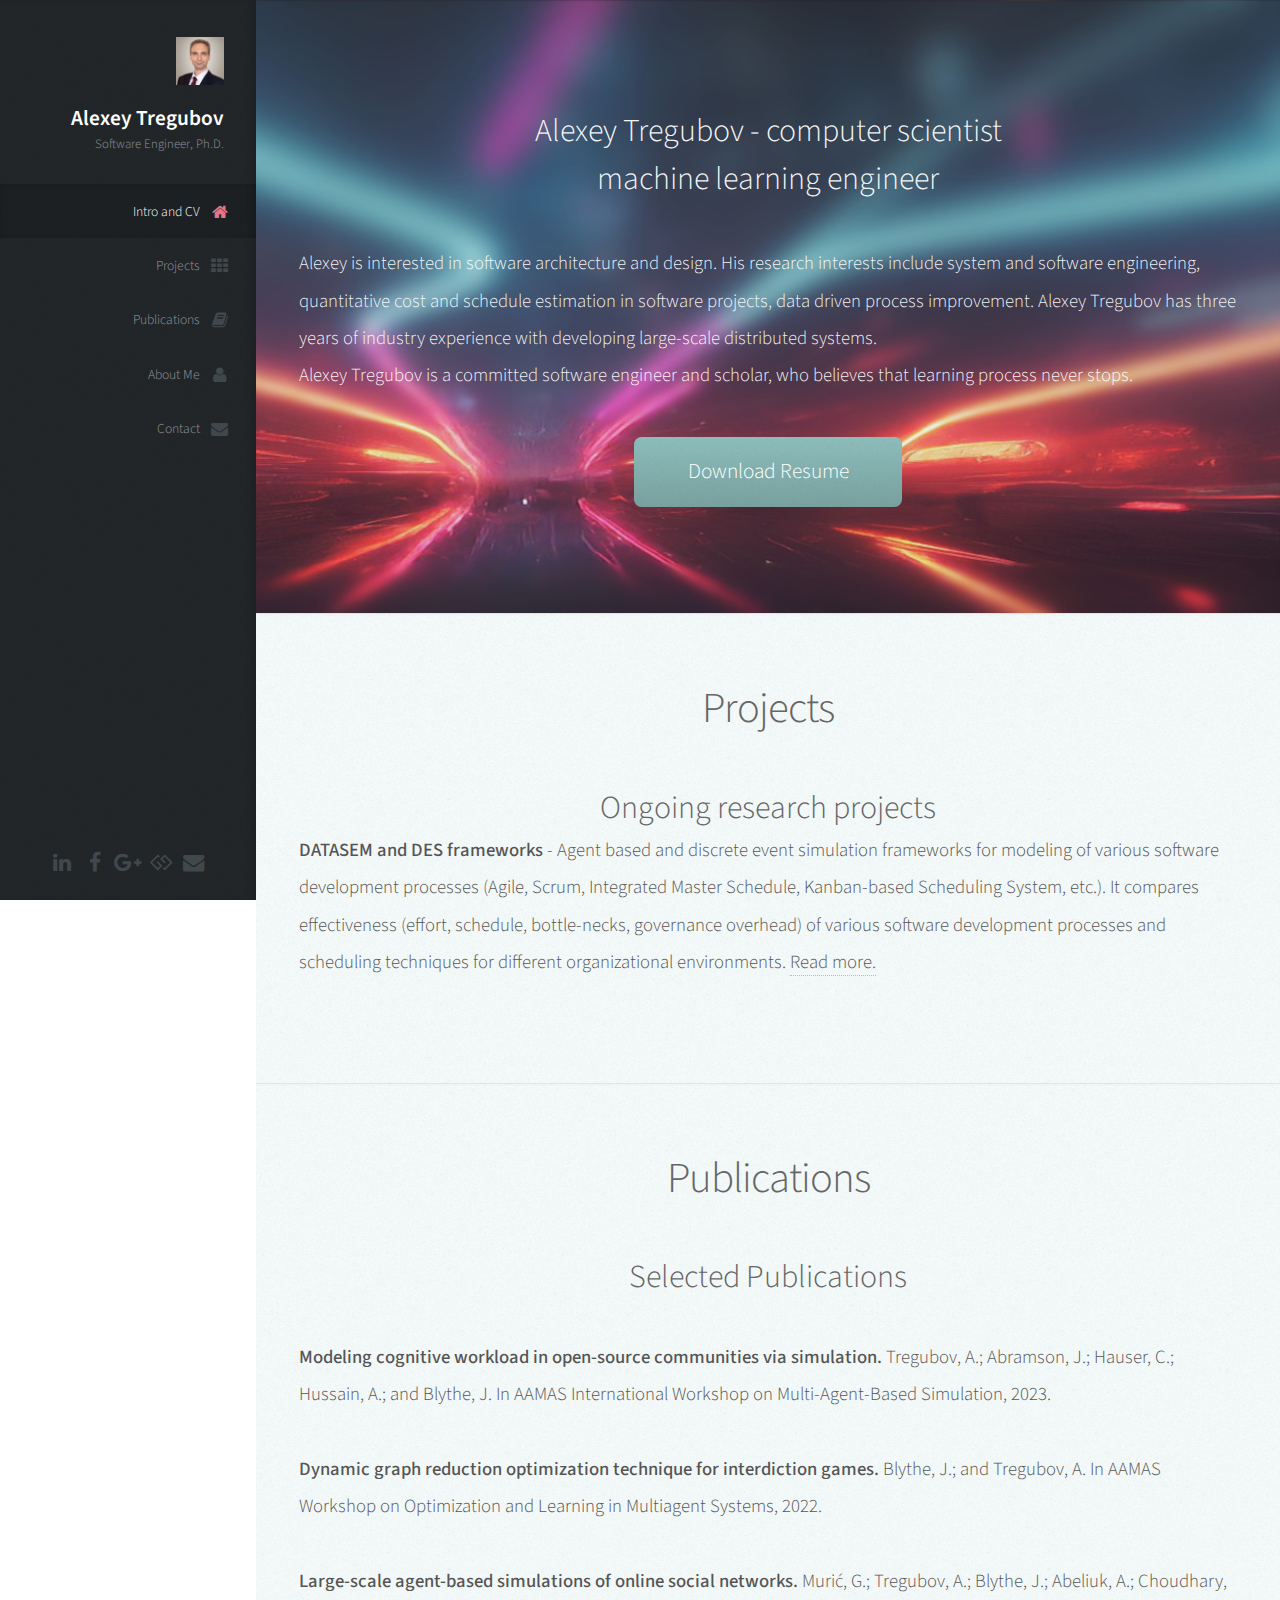
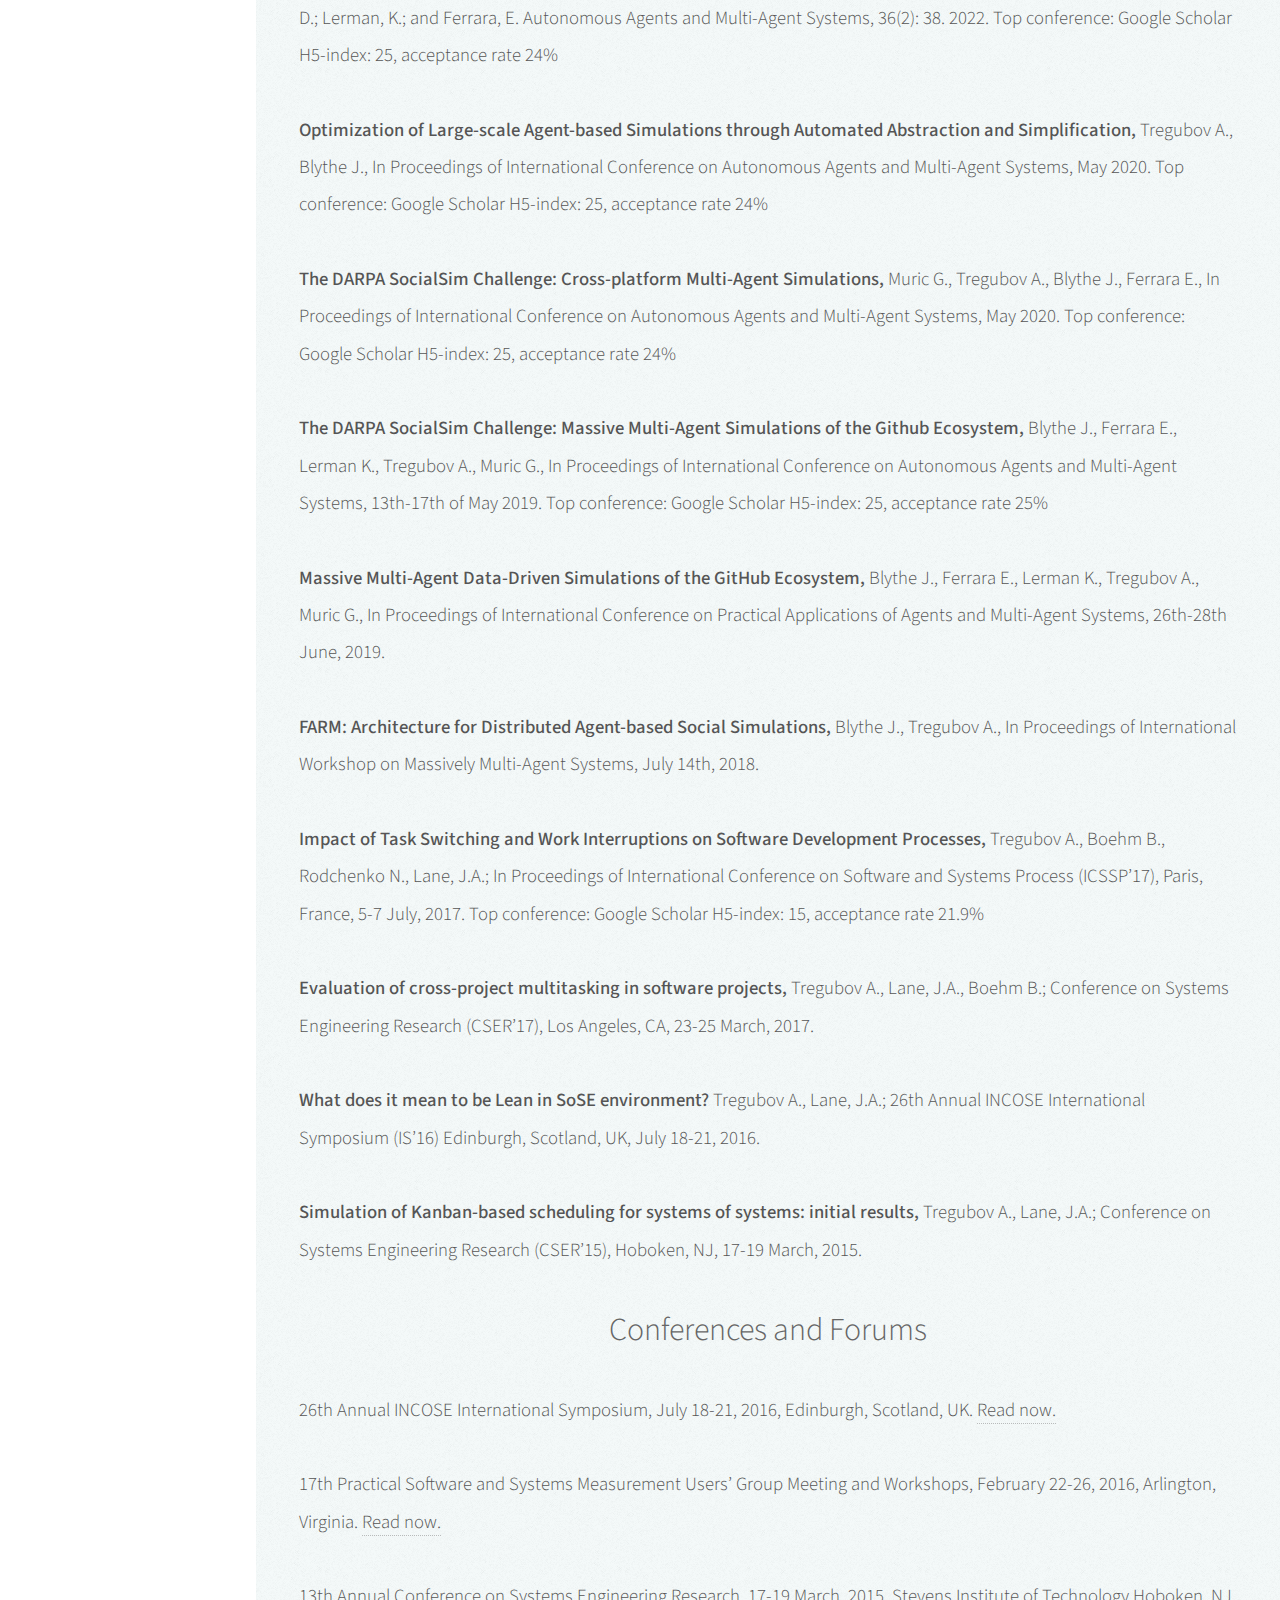
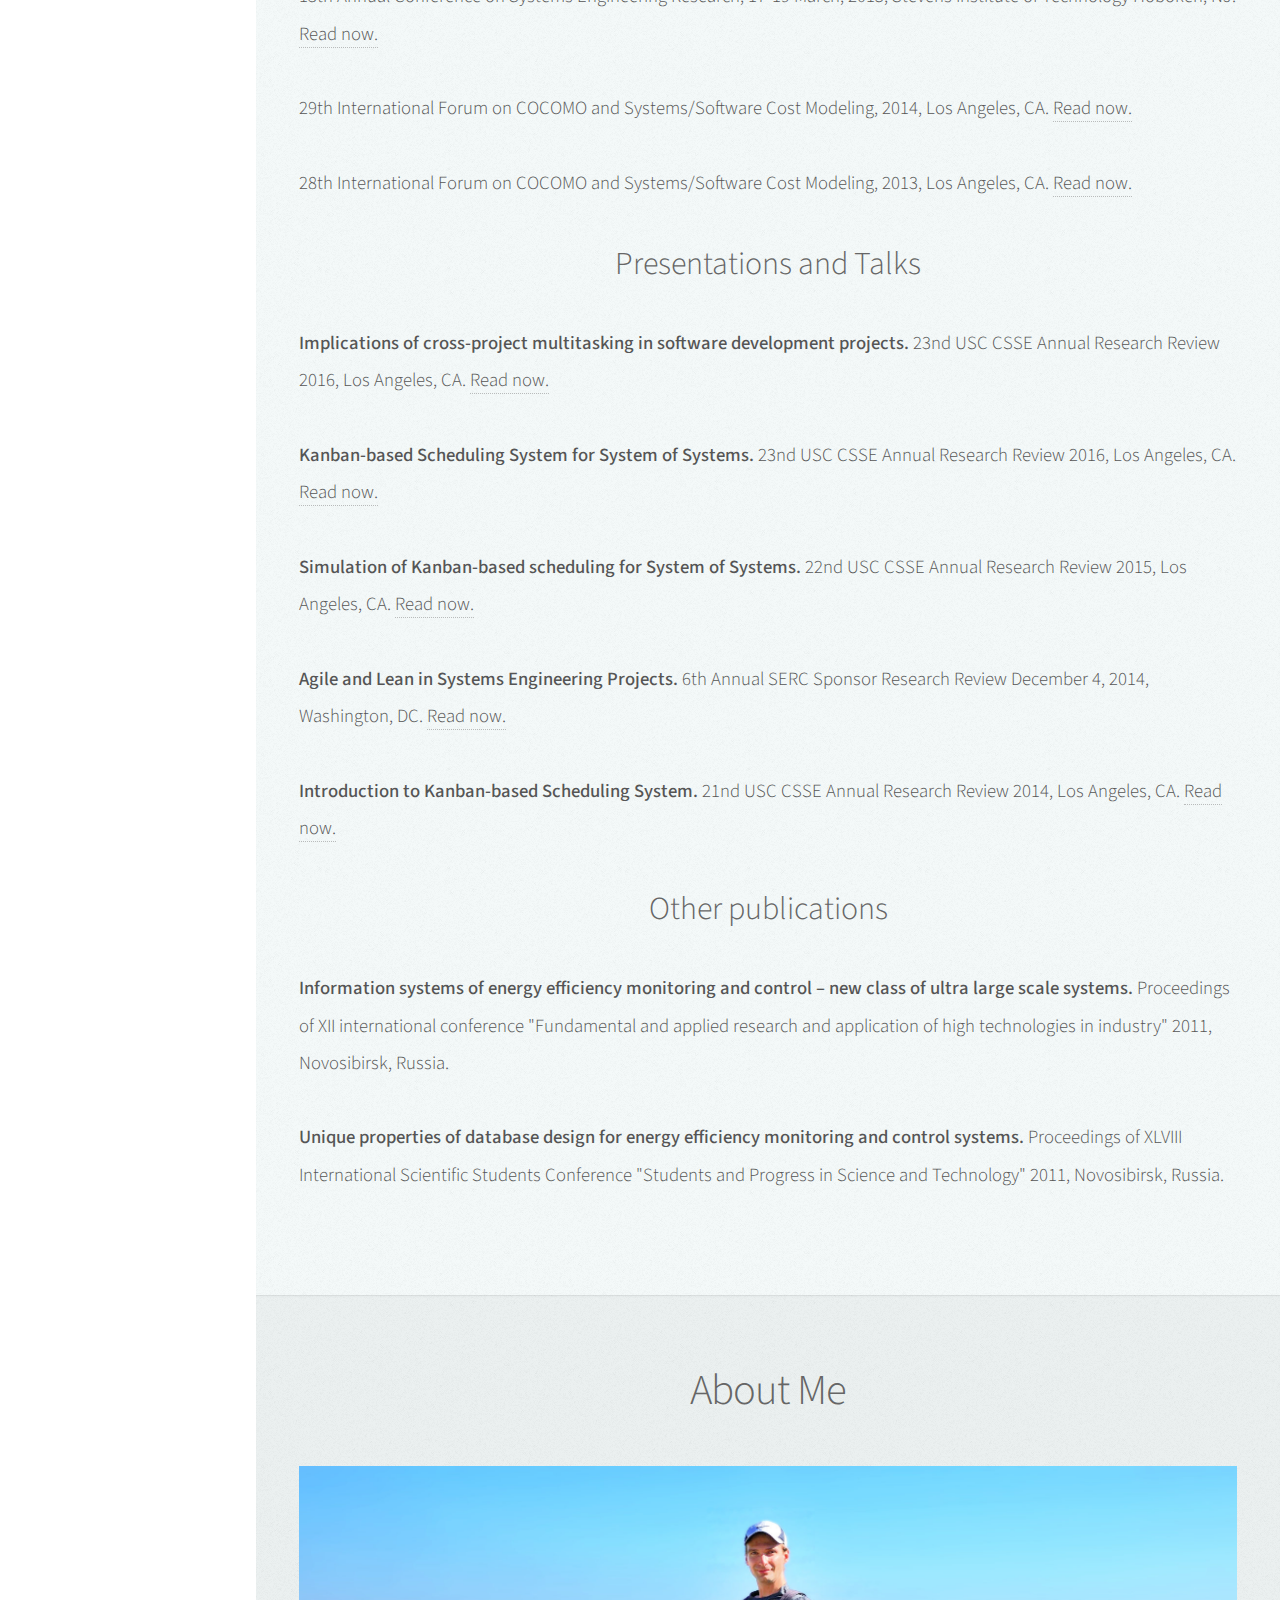
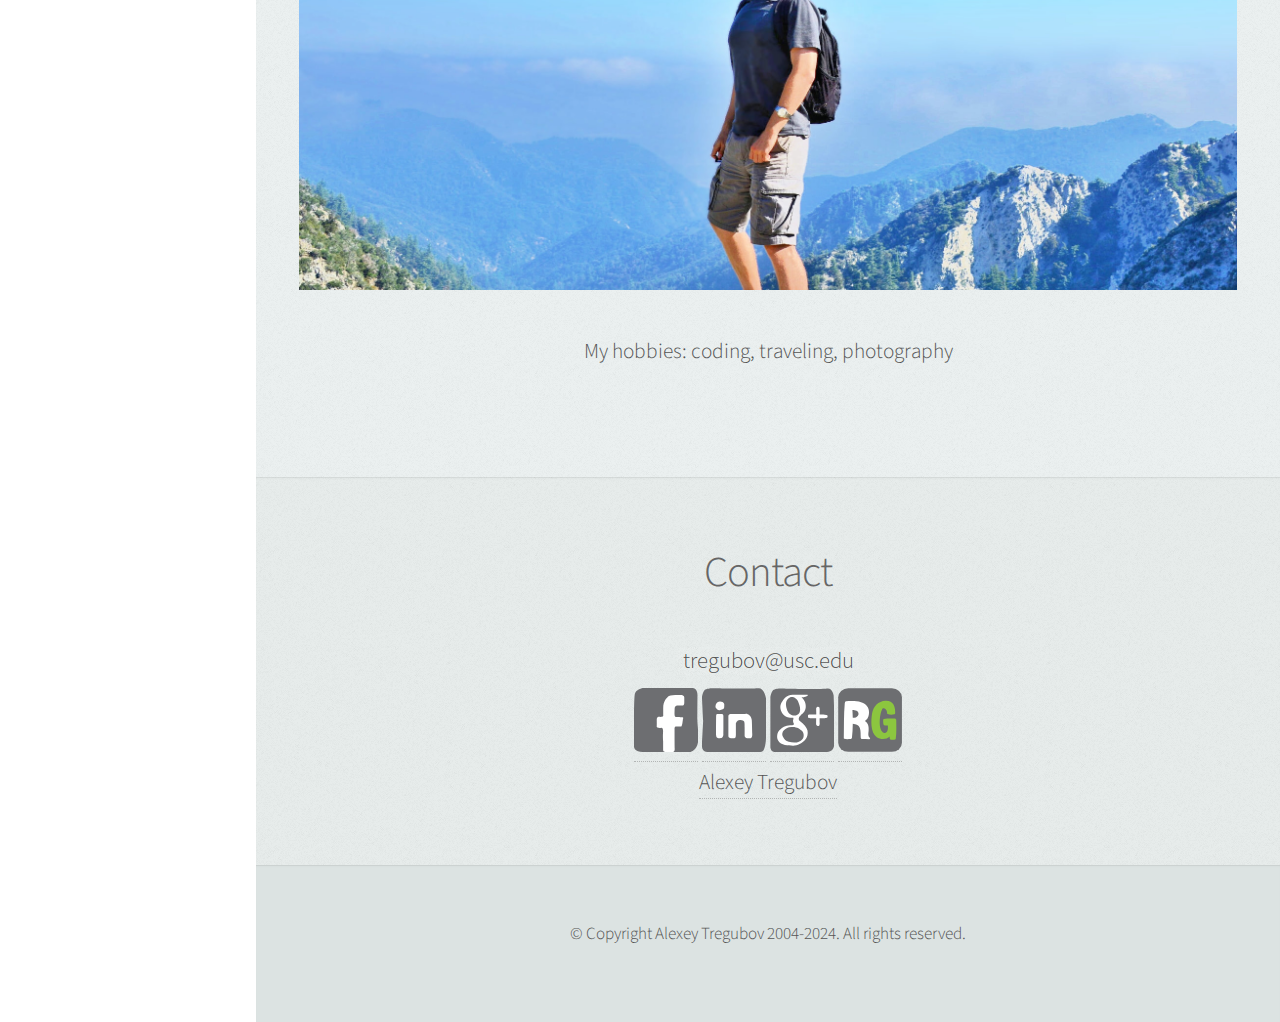
<file: index.html>
<!DOCTYPE HTML>

<html lang="en">
	<head>
		<meta name="keywords" content="Alexey Tregubov computer science data research publications projects">
		<meta name="description" content="Alexey Tregubov computer scientist and machine learning engineer. Projects, publications, research of Alexey Tregubov. Alexey Tregubov contacts.">
		<meta http-equiv="Content-Type" content="text/html; charset=UTF-8">

		<title>Alexey Tregubov</title>
		<meta name="viewport" content="width=device-width, initial-scale=1" />
		<!--[if lte IE 8]><script src="assets/js/ie/html5shiv.js"></script><![endif]-->
		<link rel="stylesheet" href="assets/css/main.css" />
		<!--[if lte IE 8]><link rel="stylesheet" href="assets/css/ie8.css" /><![endif]-->
		<!--[if lte IE 9]><link rel="stylesheet" href="assets/css/ie9.css" /><![endif]-->
	</head>
	<body>

		<!-- Header -->
			<div id="header">

				<div class="top">

					<!-- Logo -->
						<div id="logo">
							<span class="image avatar48"><img src="about_files/alexey.jpg" alt="alexey tregubov" /></span>
							<h1 id="title">Alexey Tregubov </h1>
							<p>Software Engineer, Ph.D.</p>
						</div>

					<!-- Nav -->
						<nav id="nav">
							<ul>
								<li><a href="#intro" id="intro-link" class="skel-layers-ignoreHref"><span class="icon fa-home">Intro and CV</span></a></li>
								<li><a href="#projects" id="projects-link" class="skel-layers-ignoreHref"><span class="icon fa-th">Projects</span></a></li>
								<li><a href="#publications" id="publications-link" class="skel-layers-ignoreHref"><span class="icon fa-book">Publications</span></a></li>
								<li><a href="#about" id="about-link" class="skel-layers-ignoreHref"><span class="icon fa-user">About Me</span></a></li>
								<li><a href="#contact" id="contact-link" class="skel-layers-ignoreHref"><span class="icon fa-envelope">Contact</span></a></li>
							</ul>
						</nav>

				</div>

				<div class="bottom">

					<!-- Social Icons -->
						<ul class="icons">
							<li><a href="https://www.linkedin.com/in/atregubov" class="icon fa-linkedin" target="_blank"><span class="label">Linkedin</span></a></li>
							<li><a href="https://www.facebook.com/alexey.tregubov" class="icon fa-facebook" target="_blank"><span class="label">Facebook</span></a></li>
							<li><a href="https://scholar.google.com/citations?user=cCTwbZgAAAAJ&hl=en" class="icon fa-google-plus" target="_blank"><span class="label">Google plus</span></a></li>
							<li><a href="https://www.researchgate.net/profile/Alexey_Tregubov" class="icon fa-gg" target="_blank"><span class="label">Reserach Gate</span></a></li>
							<li><a href="#contact" class="icon fa-envelope"><span class="label">Email</span></a></li>
						</ul>

				</div>

			</div>
		<!-- Main -->
			<div id="main">
				<!-- Intro -->
					<section id="intro" class="one dark cover">
						<div class="container">
							<header>
								<h3>Alexey Tregubov - computer scientist<br/> machine learning engineer</h3>
							</header>
							

							<p class="leftTextBlock">
							Alexey is interested in software architecture and design. His research interests include system and software engineering, quantitative cost and schedule estimation in software projects, data driven process improvement. Alexey Tregubov has three years of industry experience with developing large-scale distributed systems.
							<br/>
							Alexey Tregubov is a committed software engineer and scholar, who believes that learning process never stops.

							</p>
							<footer>
								<a href="about_files/alexey_tregubov_cv.pdf" class="button scrolly">Download Resume</a>
							</footer>
						</div>
					</section>
				
				<!-- Projects -->
					<section id="projects" class="two">
						<div class="container">

							<header>
								<h2>Projects</h2>
							</header>
							<h3>Ongoing research projects</h3>
							<p class="leftTextBlock"><b>DATASEM and DES frameworks</b> - Agent based and discrete event simulation frameworks for modeling of various software development processes (Agile, Scrum, Integrated Master Schedule, Kanban-based Scheduling System, etc.). It compares
effectiveness (effort, schedule, bottle-necks, governance overhead) of various software development processes and scheduling techniques for different organizational environments. <a href="http://www.eng.auburn.edu/sites/personal/aesmith/files/Conference%20Paper%20Norway%20June%202016.pdf">Read more.</a></p>

<!--							<h3>Past projects</h3>
							<p class="leftTextBlock"><b>Systems for city’s energy efficiency monitoring and control.</b> </p>
							<p class="leftTextBlock"><b>System for operative monitoring of technological infrastructure for oil and gas fields.</b> </p>
-->
						</div>
					</section>

				<!-- Publications -->
					<section id="publications" class="two">
						<div class="container">
							<header>
								<h2>Publications</h2>
							</header>
<h3>Selected Publications</h3>

<p class="leftTextBlock">
<br/>
<b>Modeling cognitive workload in open-source communities via simulation.</b> Tregubov, A.; Abramson, J.; Hauser, C.; Hussain, A.; and Blythe, J. In AAMAS International Workshop on Multi-Agent-Based Simulation, 2023.
<br/>
<br/>
<b>Dynamic graph reduction optimization technique for interdiction games.</b> Blythe, J.; and Tregubov, A. In AAMAS Workshop on Optimization and Learning in Multiagent Systems, 2022.
<br/>
<br/>
<b>Large-scale agent-based simulations of online social networks.</b> Murić, G.; Tregubov, A.; Blythe, J.; Abeliuk, A.; Choudhary, D.; Lerman, K.; and Ferrara, E. Autonomous Agents and Multi-Agent Systems, 36(2): 38. 2022. Top conference: Google Scholar H5-index: 25, acceptance rate 24%
<br/>
<br/>
<b>Optimization of Large-scale Agent-based Simulations through Automated Abstraction and Simplification,</b> Tregubov A., Blythe J., In Proceedings of International Conference on Autonomous Agents and Multi-Agent Systems, May 2020. Top conference: Google Scholar H5-index: 25, acceptance rate 24%
<br/>
<br/>
<b>The DARPA SocialSim Challenge: Cross-platform Multi-Agent Simulations,</b> Muric G., Tregubov A., Blythe J., Ferrara E., In Proceedings of International Conference on Autonomous Agents and Multi-Agent Systems, May 2020. Top conference: Google Scholar H5-index: 25, acceptance rate 24% 
<br/>
<br/>
<b>The DARPA SocialSim Challenge: Massive Multi-Agent Simulations of the Github Ecosystem,</b> Blythe J., Ferrara E., Lerman K., Tregubov A.,  Muric G., In Proceedings of International Conference on Autonomous Agents and Multi-Agent Systems, 13th-17th of May 2019. Top conference: Google Scholar H5-index: 25, acceptance rate 25%
<br/>
<br/>
<b>Massive Multi-Agent Data-Driven Simulations of the GitHub Ecosystem,</b> Blythe J., Ferrara E., Lerman K., Tregubov A.,  Muric G.,  In Proceedings of International Conference on Practical Applications of Agents and Multi-Agent Systems, 26th-28th June, 2019.
<br/>
<br/>
<b>FARM: Architecture for Distributed Agent-based Social Simulations,</b> Blythe J., Tregubov A., In Proceedings of International Workshop on Massively Multi-Agent Systems, July 14th, 2018.
<br/>
<br/>
<b>Impact of Task Switching and Work Interruptions on Software Development Processes,</b> Tregubov A., Boehm B., Rodchenko N., Lane, J.A.; In Proceedings of International Conference on Software and Systems Process (ICSSP’17), Paris, France, 5-7 July, 2017. Top conference: Google Scholar H5-index: 15, acceptance rate 21.9%
<br/>
<br/>
<b>Evaluation of cross-project multitasking in software projects,</b> Tregubov A., Lane, J.A., Boehm B.; Conference on Systems Engineering Research (CSER’17), Los Angeles, CA, 23-25 March, 2017.
<br/>
<br/>
<b>What does it mean to be Lean in SoSE environment?</b> Tregubov A., Lane, J.A.; 26th Annual INCOSE International Symposium (IS’16) Edinburgh, Scotland, UK, July 18-21, 2016.
<br/>
<br/>
<b>Simulation of Kanban-based scheduling for systems of systems: initial results,</b> Tregubov A., Lane, J.A.; Conference on Systems Engineering Research (CSER’15), Hoboken, NJ,  17-19 March, 2015.
<br/>
</p>

		<h3>Conferences and Forums</h3>
<p class="leftTextBlock">
<br/>
		26th Annual INCOSE International Symposium, July 18-21, 2016, Edinburgh, Scotland, UK. <a href="https://www.researchgate.net/publication/308088406_What_does_it_mean_to_be_Lean_in_SoSE_environment">Read now.</a> 
<br/>
<br/>
		17th Practical Software and Systems Measurement Users’ Group Meeting and Workshops, February 22-26, 2016, Arlington, Virginia. <a href="http://www.psmsc.com/UG2016/Presentations/p06-Tregubov_PSMUG_presentation_v4.pdf">Read now.</a> 
<br/>


<br/>
		13th Annual Conference on Systems Engineering Research, 17-19 March, 2015, Stevens Institute of Technology Hoboken, NJ. <a href="http://www.sciencedirect.com/science/article/pii/S1877050915002409">Read now.</a> 
<br/>
<br/>
29th International Forum on COCOMO and Systems/Software Cost Modeling, 2014, Los Angeles, CA. <a href="http://csse.usc.edu/new/wp-content/uploads/2013/08/Tregubov_Alexey_Modeling-Kanban-scheduling-in-System-of-Systems-5.pptx">Read now.</a>
<br/>
<br/>
		28th International Forum on COCOMO and Systems/Software Cost Modeling, 2013, Los Angeles, CA. <a href="http://csse.usc.edu/new/wp-content/uploads/2014/10/Tregubov_Alexey_Modeling-Kanban-scheduling-in-System-of-Systems_COCOMO_2014.pdf">Read now.</a>
<br/>
</p>

		<h3>Presentations and Talks</h3>
<p class="leftTextBlock">
<br/>
<b>Implications of cross-project multitasking in software development projects.</b> 23nd USC CSSE Annual Research Review 2016, Los Angeles, CA. <a href="http://csse.usc.edu/new/wp-content/uploads/2016/03/Tregubov_Alexey_Multitasking_v1.0.pdf">Read now.</a>
<br/>
<br/>
<b>Kanban-based Scheduling System for System of Systems.</b> 23nd USC CSSE Annual Research Review 2016, Los Angeles, CA. <a href="http://csse.usc.edu/new/wp-content/uploads/2016/03/Tregubov_Alexey_Simulation-of-Kanban-based-scheduling_v1.0.pdf">Read now.</a>
<br/>
<br/>
<b>Simulation of Kanban-based scheduling for System of Systems.</b> 22nd USC CSSE Annual Research Review 2015, Los Angeles, CA. <a href="http://csse.usc.edu/new/wp-content/uploads/2015/02/Simulation-of-Kanban-based-scheduling-for-SoS_v1.0.pdf">Read now.</a>
<br/>
<br/>
<b>Agile and Lean in Systems Engineering Projects.</b> 6th Annual SERC Sponsor Research Review December 4, 2014, Washington, DC. <a href="http://www.sercuarc.org/wp-content/uploads/2014/05/13-SERC-SSRR-Agile-Lean-in-Systems-Engineering-Project-2014-12-04-Turner.pdf">Read now.</a>
<br/>
<br/>
<b>Introduction to Kanban-based Scheduling System.</b> 21nd USC CSSE Annual Research Review 2014, Los Angeles, CA. <a href="http://csse.usc.edu/new/wp-content/uploads/2014/04/Kanban-A-Tregubov.pptx">Read now.</a>
<br/>
</p>

		<h3>Other publications</h3>
<p class="leftTextBlock">
<br/>
<b>Information systems of energy efficiency monitoring and control – new class of ultra large scale systems.</b> Proceedings of XII international conference "Fundamental and applied research and application of high technologies in industry" 2011, Novosibirsk, Russia.
<br/>
<br/>
<b>Unique properties of database design for energy efficiency monitoring and control systems.</b> Proceedings of XLVIII International Scientific Students Conference "Students and Progress in Science and Technology" 2011, Novosibirsk, Russia.
<br/>
</p>

						</div>
					</section>

				
				<!-- About Me -->
					<section id="about" class="three">
						<div class="container">

							<header>
								<h2>About Me</h2>
							</header>

							<a href="#" class="image featured"><img src="about_files/Alexey_Tregubov.jpeg" alt="" /></a>

							<p>My hobbies: coding, traveling, photography</p>

						</div>
					</section>

				<!-- Contact -->
					<section id="contact" class="four">
						<div class="container">

							<header>
								<h2>Contact</h2>
							</header>
							<img src="about_files/email.png" alt="Alexey Tregubov's email">
							<div>
								<a href="https://www.facebook.com/alexey.tregubov"  target="_blank"><img src="about_files/facebook_icon.svg" height="64" width="64" alt="Alexey Tregubov on Facebook"></a>
								<a href="https://www.linkedin.com/in/atregubov"  target="_blank"><img src="about_files/linkedin_icon.svg" height="64" width="64" alt="Alexey Tregubov on Linkedin"></a>
								<a href="https://scholar.google.com/citations?user=cCTwbZgAAAAJ&hl=en"  target="_blank"><img src="about_files/google_icon.svg" height="64" width="64" alt="Alexey Tregubov on Google+"></a>
								<a href="https://www.researchgate.net/profile/Alexey_Tregubov"  target="_blank"><img src="about_files/researchgate_icon.svg" height="64" width="64" alt="Alexey Tregubov on Research Gate"></a>
							</div>
<!--<script type="text/javascript" src="https://platform.linkedin.com/badges/js/profile.js" async defer></script> -->
<div class="LI-profile-badge"  data-version="v1" data-size="medium" data-locale="en_US" data-type="vertical" data-theme="light" data-vanity="atregubov"><a class="LI-simple-link" href="https://www.linkedin.com/in/atregubov?trk=profile-badge" target="_blank">Alexey Tregubov</a></div>
						</div>
					</section>

			</div>

		<!-- Footer -->
			<div id="footer">

				<!-- Copyright -->
					<ul class="copyright">
						<li>&copy; Copyright Alexey Tregubov 2004-2024. All rights reserved.</li>
					</ul>

			</div>

		<!-- Scripts -->
			<script src="assets/js/jquery.min.js"></script>
			<script src="assets/js/jquery.scrolly.min.js"></script>
			<script src="assets/js/jquery.scrollzer.min.js"></script>
			<script src="assets/js/skel.min.js"></script>
			<script src="assets/js/util.js"></script>
			<!--[if lte IE 8]><script src="assets/js/ie/respond.min.js"></script><![endif]-->
			<script src="assets/js/main.js"></script>

	</body>
</html>
</file>
<file: assets/css/ie8.css>
/* Section/Article */

	section > .last-child, section.last-child, article > .last-child, article.last-child {
		margin-bottom: 0;
	}

/* Form */

	form input[type="text"],
	form input[type="email"],
	form input[type="password"],
	form select,
	form textarea {
		-ms-behavior: url("assets/js/ie/PIE.htc");
	}

/* Button */

	input[type="button"],
	input[type="submit"],
	input[type="reset"],
	button,
	.button {
		-ms-behavior: url("assets/js/ie/PIE.htc");
	}

/* Header */

	#nav ul li a {
		color: #888;
	}

		#nav ul li a.active {
			background: #1C2022;
		}

	#headerToggle .toggle {
		background-color: #888;
	}

/* Main */

	#main > section.cover {
		background-position: auto;
		-ms-behavior: url("assets/js/ie/backgroundsize.min.htc");
	}
</file>
<file: assets/css/main.css>
@import url("font-awesome.min.css");
@import url("https://fonts.googleapis.com/css?family=Source+Sans+Pro:300,300italic,400,600");


/* Reset */

	html, body, div, span, applet, object, iframe, h1, h2, h3, h4, h5, h6, p, blockquote, pre, a, abbr, acronym, address, big, cite, code, del, dfn, em, img, ins, kbd, q, s, samp, small, strike, strong, sub, sup, tt, var, b, u, i, center, dl, dt, dd, ol, ul, li, fieldset, form, label, legend, table, caption, tbody, tfoot, thead, tr, th, td, article, aside, canvas, details, embed, figure, figcaption, footer, header, hgroup, menu, nav, output, ruby, section, summary, time, mark, audio, video {
		margin: 0;
		padding: 0;
		border: 0;
		font-size: 100%;
		font: inherit;
		vertical-align: baseline;
	}

	article, aside, details, figcaption, figure, footer, header, hgroup, menu, nav, section {
		display: block;
	}

	body {
		line-height: 1;
	}

	ol, ul {
		list-style: none;
	}

	blockquote, q {
		quotes: none;
	}

	blockquote:before, blockquote:after, q:before, q:after {
		content: '';
		content: none;
	}

	table {
		border-collapse: collapse;
		border-spacing: 0;
	}

	body {
		-webkit-text-size-adjust: none;
	}

/* Box Model */

	*, *:before, *:after {
		-moz-box-sizing: border-box;
		-webkit-box-sizing: border-box;
		box-sizing: border-box;
	}

/* Containers */

	.container {
		margin-left: auto;
		margin-right: auto;
	}

	.container.\31 25\25 {
		width: 100%;
		max-width: 1750px;
		min-width: 1400px;
	}

	.container.\37 5\25 {
		width: 1050px;
	}

	.container.\35 0\25 {
		width: 700px;
	}

	.container.\32 5\25 {
		width: 350px;
	}

	.container {
		width: 1400px;
	}

	.leftTextBlock {
		text-align: left;
		font-size: 14pt;
	}

	@media screen and (min-width: 961px) and (max-width: 1880px) {

		.container.\31 25\25 {
			width: 100%;
			max-width: 1500px;
			min-width: 1200px;
		}

		.container.\37 5\25 {
			width: 900px;
		}

		.container.\35 0\25 {
			width: 600px;
		}

		.container.\32 5\25 {
			width: 300px;
		}

		.container {
			width: 1200px;
		}

	}

	@media screen and (min-width: 961px) and (max-width: 1620px) {

		.container.\31 25\25 {
			width: 100%;
			max-width: 1200px;
			min-width: 960px;
		}

		.container.\37 5\25 {
			width: 720px;
		}

		.container.\35 0\25 {
			width: 480px;
		}

		.container.\32 5\25 {
			width: 240px;
		}

		.container {
			width: 960px;
		}

	}

	@media screen and (min-width: 961px) and (max-width: 1320px) {

		.container.\31 25\25 {
			width: 100%;
			max-width: 125%;
			min-width: 100%;
		}

		.container.\37 5\25 {
			width: 75%;
		}

		.container.\35 0\25 {
			width: 50%;
		}

		.container.\32 5\25 {
			width: 25%;
		}

		.container {
			width: 100%;
		}

	}

	@media screen and (max-width: 960px) {

		.container.\31 25\25 {
			width: 100%;
			max-width: 125%;
			min-width: 100%;
		}

		.container.\37 5\25 {
			width: 75%;
		}

		.container.\35 0\25 {
			width: 50%;
		}

		.container.\32 5\25 {
			width: 25%;
		}

		.container {
			width: 100%;
		}

	}

	@media screen and (max-width: 736px) {

		.container.\31 25\25 {
			width: 100%;
			max-width: 125%;
			min-width: 100%;
		}

		.container.\37 5\25 {
			width: 75%;
		}

		.container.\35 0\25 {
			width: 50%;
		}

		.container.\32 5\25 {
			width: 25%;
		}

		.container {
			width: 100% !important;
		}

	}

/* Grid */

	.row {
		border-bottom: solid 1px transparent;
		-moz-box-sizing: border-box;
		-webkit-box-sizing: border-box;
		box-sizing: border-box;
	}

	.row > * {
		float: left;
		-moz-box-sizing: border-box;
		-webkit-box-sizing: border-box;
		box-sizing: border-box;
	}

	.row:after, .row:before {
		content: '';
		display: block;
		clear: both;
		height: 0;
	}

	.row.uniform > * > :first-child {
		margin-top: 0;
	}

	.row.uniform > * > :last-child {
		margin-bottom: 0;
	}

	.row.\30 \25 > * {
		padding: 0px 0 0 0px;
	}

	.row.\30 \25 {
		margin: 0px 0 -1px 0px;
	}

	.row.uniform.\30 \25 > * {
		padding: 0px 0 0 0px;
	}

	.row.uniform.\30 \25 {
		margin: 0px 0 -1px 0px;
	}

	.row > * {
		padding: 40px 0 0 40px;
	}

	.row {
		margin: -40px 0 -1px -40px;
	}

	.row.uniform > * {
		padding: 40px 0 0 40px;
	}

	.row.uniform {
		margin: -40px 0 -1px -40px;
	}

	.row.\32 00\25 > * {
		padding: 80px 0 0 80px;
	}

	.row.\32 00\25 {
		margin: -80px 0 -1px -80px;
	}

	.row.uniform.\32 00\25 > * {
		padding: 80px 0 0 80px;
	}

	.row.uniform.\32 00\25 {
		margin: -80px 0 -1px -80px;
	}

	.row.\31 50\25 > * {
		padding: 60px 0 0 60px;
	}

	.row.\31 50\25 {
		margin: -60px 0 -1px -60px;
	}

	.row.uniform.\31 50\25 > * {
		padding: 60px 0 0 60px;
	}

	.row.uniform.\31 50\25 {
		margin: -60px 0 -1px -60px;
	}

	.row.\35 0\25 > * {
		padding: 20px 0 0 20px;
	}

	.row.\35 0\25 {
		margin: -20px 0 -1px -20px;
	}

	.row.uniform.\35 0\25 > * {
		padding: 20px 0 0 20px;
	}

	.row.uniform.\35 0\25 {
		margin: -20px 0 -1px -20px;
	}

	.row.\32 5\25 > * {
		padding: 10px 0 0 10px;
	}

	.row.\32 5\25 {
		margin: -10px 0 -1px -10px;
	}

	.row.uniform.\32 5\25 > * {
		padding: 10px 0 0 10px;
	}

	.row.uniform.\32 5\25 {
		margin: -10px 0 -1px -10px;
	}

	.\31 2u, .\31 2u\24 {
		width: 100%;
		clear: none;
		margin-left: 0;
	}

	.\31 1u, .\31 1u\24 {
		width: 91.6666666667%;
		clear: none;
		margin-left: 0;
	}

	.\31 0u, .\31 0u\24 {
		width: 83.3333333333%;
		clear: none;
		margin-left: 0;
	}

	.\39 u, .\39 u\24 {
		width: 75%;
		clear: none;
		margin-left: 0;
	}

	.\38 u, .\38 u\24 {
		width: 66.6666666667%;
		clear: none;
		margin-left: 0;
	}

	.\37 u, .\37 u\24 {
		width: 58.3333333333%;
		clear: none;
		margin-left: 0;
	}

	.\36 u, .\36 u\24 {
		width: 50%;
		clear: none;
		margin-left: 0;
	}

	.\35 u, .\35 u\24 {
		width: 41.6666666667%;
		clear: none;
		margin-left: 0;
	}

	.\34 u, .\34 u\24 {
		width: 33.3333333333%;
		clear: none;
		margin-left: 0;
	}

	.\33 u, .\33 u\24 {
		width: 25%;
		clear: none;
		margin-left: 0;
	}

	.\32 u, .\32 u\24 {
		width: 16.6666666667%;
		clear: none;
		margin-left: 0;
	}

	.\31 u, .\31 u\24 {
		width: 8.3333333333%;
		clear: none;
		margin-left: 0;
	}

	.\31 2u\24 + *,
	.\31 1u\24 + *,
	.\31 0u\24 + *,
	.\39 u\24 + *,
	.\38 u\24 + *,
	.\37 u\24 + *,
	.\36 u\24 + *,
	.\35 u\24 + *,
	.\34 u\24 + *,
	.\33 u\24 + *,
	.\32 u\24 + *,
	.\31 u\24 + * {
		clear: left;
	}

	.\-11u {
		margin-left: 91.66667%;
	}

	.\-10u {
		margin-left: 83.33333%;
	}

	.\-9u {
		margin-left: 75%;
	}

	.\-8u {
		margin-left: 66.66667%;
	}

	.\-7u {
		margin-left: 58.33333%;
	}

	.\-6u {
		margin-left: 50%;
	}

	.\-5u {
		margin-left: 41.66667%;
	}

	.\-4u {
		margin-left: 33.33333%;
	}

	.\-3u {
		margin-left: 25%;
	}

	.\-2u {
		margin-left: 16.66667%;
	}

	.\-1u {
		margin-left: 8.33333%;
	}

	@media screen and (min-width: 961px) and (max-width: 1880px) {

		.row > * {
			padding: 40px 0 0 40px;
		}

		.row {
			margin: -40px 0 -1px -40px;
		}

		.row.uniform > * {
			padding: 40px 0 0 40px;
		}

		.row.uniform {
			margin: -40px 0 -1px -40px;
		}

		.row.\32 00\25 > * {
			padding: 80px 0 0 80px;
		}

		.row.\32 00\25 {
			margin: -80px 0 -1px -80px;
		}

		.row.uniform.\32 00\25 > * {
			padding: 80px 0 0 80px;
		}

		.row.uniform.\32 00\25 {
			margin: -80px 0 -1px -80px;
		}

		.row.\31 50\25 > * {
			padding: 60px 0 0 60px;
		}

		.row.\31 50\25 {
			margin: -60px 0 -1px -60px;
		}

		.row.uniform.\31 50\25 > * {
			padding: 60px 0 0 60px;
		}

		.row.uniform.\31 50\25 {
			margin: -60px 0 -1px -60px;
		}

		.row.\35 0\25 > * {
			padding: 20px 0 0 20px;
		}

		.row.\35 0\25 {
			margin: -20px 0 -1px -20px;
		}

		.row.uniform.\35 0\25 > * {
			padding: 20px 0 0 20px;
		}

		.row.uniform.\35 0\25 {
			margin: -20px 0 -1px -20px;
		}

		.row.\32 5\25 > * {
			padding: 10px 0 0 10px;
		}

		.row.\32 5\25 {
			margin: -10px 0 -1px -10px;
		}

		.row.uniform.\32 5\25 > * {
			padding: 10px 0 0 10px;
		}

		.row.uniform.\32 5\25 {
			margin: -10px 0 -1px -10px;
		}

		.\31 2u\28wide\29, .\31 2u\24\28wide\29 {
			width: 100%;
			clear: none;
			margin-left: 0;
		}

		.\31 1u\28wide\29, .\31 1u\24\28wide\29 {
			width: 91.6666666667%;
			clear: none;
			margin-left: 0;
		}

		.\31 0u\28wide\29, .\31 0u\24\28wide\29 {
			width: 83.3333333333%;
			clear: none;
			margin-left: 0;
		}

		.\39 u\28wide\29, .\39 u\24\28wide\29 {
			width: 75%;
			clear: none;
			margin-left: 0;
		}

		.\38 u\28wide\29, .\38 u\24\28wide\29 {
			width: 66.6666666667%;
			clear: none;
			margin-left: 0;
		}

		.\37 u\28wide\29, .\37 u\24\28wide\29 {
			width: 58.3333333333%;
			clear: none;
			margin-left: 0;
		}

		.\36 u\28wide\29, .\36 u\24\28wide\29 {
			width: 50%;
			clear: none;
			margin-left: 0;
		}

		.\35 u\28wide\29, .\35 u\24\28wide\29 {
			width: 41.6666666667%;
			clear: none;
			margin-left: 0;
		}

		.\34 u\28wide\29, .\34 u\24\28wide\29 {
			width: 33.3333333333%;
			clear: none;
			margin-left: 0;
		}

		.\33 u\28wide\29, .\33 u\24\28wide\29 {
			width: 25%;
			clear: none;
			margin-left: 0;
		}

		.\32 u\28wide\29, .\32 u\24\28wide\29 {
			width: 16.6666666667%;
			clear: none;
			margin-left: 0;
		}

		.\31 u\28wide\29, .\31 u\24\28wide\29 {
			width: 8.3333333333%;
			clear: none;
			margin-left: 0;
		}

		.\31 2u\24\28wide\29 + *,
		.\31 1u\24\28wide\29 + *,
		.\31 0u\24\28wide\29 + *,
		.\39 u\24\28wide\29 + *,
		.\38 u\24\28wide\29 + *,
		.\37 u\24\28wide\29 + *,
		.\36 u\24\28wide\29 + *,
		.\35 u\24\28wide\29 + *,
		.\34 u\24\28wide\29 + *,
		.\33 u\24\28wide\29 + *,
		.\32 u\24\28wide\29 + *,
		.\31 u\24\28wide\29 + * {
			clear: left;
		}

		.\-11u\28wide\29 {
			margin-left: 91.66667%;
		}

		.\-10u\28wide\29 {
			margin-left: 83.33333%;
		}

		.\-9u\28wide\29 {
			margin-left: 75%;
		}

		.\-8u\28wide\29 {
			margin-left: 66.66667%;
		}

		.\-7u\28wide\29 {
			margin-left: 58.33333%;
		}

		.\-6u\28wide\29 {
			margin-left: 50%;
		}

		.\-5u\28wide\29 {
			margin-left: 41.66667%;
		}

		.\-4u\28wide\29 {
			margin-left: 33.33333%;
		}

		.\-3u\28wide\29 {
			margin-left: 25%;
		}

		.\-2u\28wide\29 {
			margin-left: 16.66667%;
		}

		.\-1u\28wide\29 {
			margin-left: 8.33333%;
		}

	}

	@media screen and (min-width: 961px) and (max-width: 1620px) {

		.row > * {
			padding: 40px 0 0 40px;
		}

		.row {
			margin: -40px 0 -1px -40px;
		}

		.row.uniform > * {
			padding: 40px 0 0 40px;
		}

		.row.uniform {
			margin: -40px 0 -1px -40px;
		}

		.row.\32 00\25 > * {
			padding: 80px 0 0 80px;
		}

		.row.\32 00\25 {
			margin: -80px 0 -1px -80px;
		}

		.row.uniform.\32 00\25 > * {
			padding: 80px 0 0 80px;
		}

		.row.uniform.\32 00\25 {
			margin: -80px 0 -1px -80px;
		}

		.row.\31 50\25 > * {
			padding: 60px 0 0 60px;
		}

		.row.\31 50\25 {
			margin: -60px 0 -1px -60px;
		}

		.row.uniform.\31 50\25 > * {
			padding: 60px 0 0 60px;
		}

		.row.uniform.\31 50\25 {
			margin: -60px 0 -1px -60px;
		}

		.row.\35 0\25 > * {
			padding: 20px 0 0 20px;
		}

		.row.\35 0\25 {
			margin: -20px 0 -1px -20px;
		}

		.row.uniform.\35 0\25 > * {
			padding: 20px 0 0 20px;
		}

		.row.uniform.\35 0\25 {
			margin: -20px 0 -1px -20px;
		}

		.row.\32 5\25 > * {
			padding: 10px 0 0 10px;
		}

		.row.\32 5\25 {
			margin: -10px 0 -1px -10px;
		}

		.row.uniform.\32 5\25 > * {
			padding: 10px 0 0 10px;
		}

		.row.uniform.\32 5\25 {
			margin: -10px 0 -1px -10px;
		}

		.\31 2u\28normal\29, .\31 2u\24\28normal\29 {
			width: 100%;
			clear: none;
			margin-left: 0;
		}

		.\31 1u\28normal\29, .\31 1u\24\28normal\29 {
			width: 91.6666666667%;
			clear: none;
			margin-left: 0;
		}

		.\31 0u\28normal\29, .\31 0u\24\28normal\29 {
			width: 83.3333333333%;
			clear: none;
			margin-left: 0;
		}

		.\39 u\28normal\29, .\39 u\24\28normal\29 {
			width: 75%;
			clear: none;
			margin-left: 0;
		}

		.\38 u\28normal\29, .\38 u\24\28normal\29 {
			width: 66.6666666667%;
			clear: none;
			margin-left: 0;
		}

		.\37 u\28normal\29, .\37 u\24\28normal\29 {
			width: 58.3333333333%;
			clear: none;
			margin-left: 0;
		}

		.\36 u\28normal\29, .\36 u\24\28normal\29 {
			width: 50%;
			clear: none;
			margin-left: 0;
		}

		.\35 u\28normal\29, .\35 u\24\28normal\29 {
			width: 41.6666666667%;
			clear: none;
			margin-left: 0;
		}

		.\34 u\28normal\29, .\34 u\24\28normal\29 {
			width: 33.3333333333%;
			clear: none;
			margin-left: 0;
		}

		.\33 u\28normal\29, .\33 u\24\28normal\29 {
			width: 25%;
			clear: none;
			margin-left: 0;
		}

		.\32 u\28normal\29, .\32 u\24\28normal\29 {
			width: 16.6666666667%;
			clear: none;
			margin-left: 0;
		}

		.\31 u\28normal\29, .\31 u\24\28normal\29 {
			width: 8.3333333333%;
			clear: none;
			margin-left: 0;
		}

		.\31 2u\24\28normal\29 + *,
		.\31 1u\24\28normal\29 + *,
		.\31 0u\24\28normal\29 + *,
		.\39 u\24\28normal\29 + *,
		.\38 u\24\28normal\29 + *,
		.\37 u\24\28normal\29 + *,
		.\36 u\24\28normal\29 + *,
		.\35 u\24\28normal\29 + *,
		.\34 u\24\28normal\29 + *,
		.\33 u\24\28normal\29 + *,
		.\32 u\24\28normal\29 + *,
		.\31 u\24\28normal\29 + * {
			clear: left;
		}

		.\-11u\28normal\29 {
			margin-left: 91.66667%;
		}

		.\-10u\28normal\29 {
			margin-left: 83.33333%;
		}

		.\-9u\28normal\29 {
			margin-left: 75%;
		}

		.\-8u\28normal\29 {
			margin-left: 66.66667%;
		}

		.\-7u\28normal\29 {
			margin-left: 58.33333%;
		}

		.\-6u\28normal\29 {
			margin-left: 50%;
		}

		.\-5u\28normal\29 {
			margin-left: 41.66667%;
		}

		.\-4u\28normal\29 {
			margin-left: 33.33333%;
		}

		.\-3u\28normal\29 {
			margin-left: 25%;
		}

		.\-2u\28normal\29 {
			margin-left: 16.66667%;
		}

		.\-1u\28normal\29 {
			margin-left: 8.33333%;
		}

	}

	@media screen and (min-width: 961px) and (max-width: 1320px) {

		.row > * {
			padding: 20px 0 0 20px;
		}

		.row {
			margin: -20px 0 -1px -20px;
		}

		.row.uniform > * {
			padding: 20px 0 0 20px;
		}

		.row.uniform {
			margin: -20px 0 -1px -20px;
		}

		.row.\32 00\25 > * {
			padding: 40px 0 0 40px;
		}

		.row.\32 00\25 {
			margin: -40px 0 -1px -40px;
		}

		.row.uniform.\32 00\25 > * {
			padding: 40px 0 0 40px;
		}

		.row.uniform.\32 00\25 {
			margin: -40px 0 -1px -40px;
		}

		.row.\31 50\25 > * {
			padding: 30px 0 0 30px;
		}

		.row.\31 50\25 {
			margin: -30px 0 -1px -30px;
		}

		.row.uniform.\31 50\25 > * {
			padding: 30px 0 0 30px;
		}

		.row.uniform.\31 50\25 {
			margin: -30px 0 -1px -30px;
		}

		.row.\35 0\25 > * {
			padding: 10px 0 0 10px;
		}

		.row.\35 0\25 {
			margin: -10px 0 -1px -10px;
		}

		.row.uniform.\35 0\25 > * {
			padding: 10px 0 0 10px;
		}

		.row.uniform.\35 0\25 {
			margin: -10px 0 -1px -10px;
		}

		.row.\32 5\25 > * {
			padding: 5px 0 0 5px;
		}

		.row.\32 5\25 {
			margin: -5px 0 -1px -5px;
		}

		.row.uniform.\32 5\25 > * {
			padding: 5px 0 0 5px;
		}

		.row.uniform.\32 5\25 {
			margin: -5px 0 -1px -5px;
		}

		.\31 2u\28narrow\29, .\31 2u\24\28narrow\29 {
			width: 100%;
			clear: none;
			margin-left: 0;
		}

		.\31 1u\28narrow\29, .\31 1u\24\28narrow\29 {
			width: 91.6666666667%;
			clear: none;
			margin-left: 0;
		}

		.\31 0u\28narrow\29, .\31 0u\24\28narrow\29 {
			width: 83.3333333333%;
			clear: none;
			margin-left: 0;
		}

		.\39 u\28narrow\29, .\39 u\24\28narrow\29 {
			width: 75%;
			clear: none;
			margin-left: 0;
		}

		.\38 u\28narrow\29, .\38 u\24\28narrow\29 {
			width: 66.6666666667%;
			clear: none;
			margin-left: 0;
		}

		.\37 u\28narrow\29, .\37 u\24\28narrow\29 {
			width: 58.3333333333%;
			clear: none;
			margin-left: 0;
		}

		.\36 u\28narrow\29, .\36 u\24\28narrow\29 {
			width: 50%;
			clear: none;
			margin-left: 0;
		}

		.\35 u\28narrow\29, .\35 u\24\28narrow\29 {
			width: 41.6666666667%;
			clear: none;
			margin-left: 0;
		}

		.\34 u\28narrow\29, .\34 u\24\28narrow\29 {
			width: 33.3333333333%;
			clear: none;
			margin-left: 0;
		}

		.\33 u\28narrow\29, .\33 u\24\28narrow\29 {
			width: 25%;
			clear: none;
			margin-left: 0;
		}

		.\32 u\28narrow\29, .\32 u\24\28narrow\29 {
			width: 16.6666666667%;
			clear: none;
			margin-left: 0;
		}

		.\31 u\28narrow\29, .\31 u\24\28narrow\29 {
			width: 8.3333333333%;
			clear: none;
			margin-left: 0;
		}

		.\31 2u\24\28narrow\29 + *,
		.\31 1u\24\28narrow\29 + *,
		.\31 0u\24\28narrow\29 + *,
		.\39 u\24\28narrow\29 + *,
		.\38 u\24\28narrow\29 + *,
		.\37 u\24\28narrow\29 + *,
		.\36 u\24\28narrow\29 + *,
		.\35 u\24\28narrow\29 + *,
		.\34 u\24\28narrow\29 + *,
		.\33 u\24\28narrow\29 + *,
		.\32 u\24\28narrow\29 + *,
		.\31 u\24\28narrow\29 + * {
			clear: left;
		}

		.\-11u\28narrow\29 {
			margin-left: 91.66667%;
		}

		.\-10u\28narrow\29 {
			margin-left: 83.33333%;
		}

		.\-9u\28narrow\29 {
			margin-left: 75%;
		}

		.\-8u\28narrow\29 {
			margin-left: 66.66667%;
		}

		.\-7u\28narrow\29 {
			margin-left: 58.33333%;
		}

		.\-6u\28narrow\29 {
			margin-left: 50%;
		}

		.\-5u\28narrow\29 {
			margin-left: 41.66667%;
		}

		.\-4u\28narrow\29 {
			margin-left: 33.33333%;
		}

		.\-3u\28narrow\29 {
			margin-left: 25%;
		}

		.\-2u\28narrow\29 {
			margin-left: 16.66667%;
		}

		.\-1u\28narrow\29 {
			margin-left: 8.33333%;
		}

	}

	@media screen and (max-width: 960px) {

		.row > * {
			padding: 20px 0 0 20px;
		}

		.row {
			margin: -20px 0 -1px -20px;
		}

		.row.uniform > * {
			padding: 20px 0 0 20px;
		}

		.row.uniform {
			margin: -20px 0 -1px -20px;
		}

		.row.\32 00\25 > * {
			padding: 40px 0 0 40px;
		}

		.row.\32 00\25 {
			margin: -40px 0 -1px -40px;
		}

		.row.uniform.\32 00\25 > * {
			padding: 40px 0 0 40px;
		}

		.row.uniform.\32 00\25 {
			margin: -40px 0 -1px -40px;
		}

		.row.\31 50\25 > * {
			padding: 30px 0 0 30px;
		}

		.row.\31 50\25 {
			margin: -30px 0 -1px -30px;
		}

		.row.uniform.\31 50\25 > * {
			padding: 30px 0 0 30px;
		}

		.row.uniform.\31 50\25 {
			margin: -30px 0 -1px -30px;
		}

		.row.\35 0\25 > * {
			padding: 10px 0 0 10px;
		}

		.row.\35 0\25 {
			margin: -10px 0 -1px -10px;
		}

		.row.uniform.\35 0\25 > * {
			padding: 10px 0 0 10px;
		}

		.row.uniform.\35 0\25 {
			margin: -10px 0 -1px -10px;
		}

		.row.\32 5\25 > * {
			padding: 5px 0 0 5px;
		}

		.row.\32 5\25 {
			margin: -5px 0 -1px -5px;
		}

		.row.uniform.\32 5\25 > * {
			padding: 5px 0 0 5px;
		}

		.row.uniform.\32 5\25 {
			margin: -5px 0 -1px -5px;
		}

		.\31 2u\28narrower\29, .\31 2u\24\28narrower\29 {
			width: 100%;
			clear: none;
			margin-left: 0;
		}

		.\31 1u\28narrower\29, .\31 1u\24\28narrower\29 {
			width: 91.6666666667%;
			clear: none;
			margin-left: 0;
		}

		.\31 0u\28narrower\29, .\31 0u\24\28narrower\29 {
			width: 83.3333333333%;
			clear: none;
			margin-left: 0;
		}

		.\39 u\28narrower\29, .\39 u\24\28narrower\29 {
			width: 75%;
			clear: none;
			margin-left: 0;
		}

		.\38 u\28narrower\29, .\38 u\24\28narrower\29 {
			width: 66.6666666667%;
			clear: none;
			margin-left: 0;
		}

		.\37 u\28narrower\29, .\37 u\24\28narrower\29 {
			width: 58.3333333333%;
			clear: none;
			margin-left: 0;
		}

		.\36 u\28narrower\29, .\36 u\24\28narrower\29 {
			width: 50%;
			clear: none;
			margin-left: 0;
		}

		.\35 u\28narrower\29, .\35 u\24\28narrower\29 {
			width: 41.6666666667%;
			clear: none;
			margin-left: 0;
		}

		.\34 u\28narrower\29, .\34 u\24\28narrower\29 {
			width: 33.3333333333%;
			clear: none;
			margin-left: 0;
		}

		.\33 u\28narrower\29, .\33 u\24\28narrower\29 {
			width: 25%;
			clear: none;
			margin-left: 0;
		}

		.\32 u\28narrower\29, .\32 u\24\28narrower\29 {
			width: 16.6666666667%;
			clear: none;
			margin-left: 0;
		}

		.\31 u\28narrower\29, .\31 u\24\28narrower\29 {
			width: 8.3333333333%;
			clear: none;
			margin-left: 0;
		}

		.\31 2u\24\28narrower\29 + *,
		.\31 1u\24\28narrower\29 + *,
		.\31 0u\24\28narrower\29 + *,
		.\39 u\24\28narrower\29 + *,
		.\38 u\24\28narrower\29 + *,
		.\37 u\24\28narrower\29 + *,
		.\36 u\24\28narrower\29 + *,
		.\35 u\24\28narrower\29 + *,
		.\34 u\24\28narrower\29 + *,
		.\33 u\24\28narrower\29 + *,
		.\32 u\24\28narrower\29 + *,
		.\31 u\24\28narrower\29 + * {
			clear: left;
		}

		.\-11u\28narrower\29 {
			margin-left: 91.66667%;
		}

		.\-10u\28narrower\29 {
			margin-left: 83.33333%;
		}

		.\-9u\28narrower\29 {
			margin-left: 75%;
		}

		.\-8u\28narrower\29 {
			margin-left: 66.66667%;
		}

		.\-7u\28narrower\29 {
			margin-left: 58.33333%;
		}

		.\-6u\28narrower\29 {
			margin-left: 50%;
		}

		.\-5u\28narrower\29 {
			margin-left: 41.66667%;
		}

		.\-4u\28narrower\29 {
			margin-left: 33.33333%;
		}

		.\-3u\28narrower\29 {
			margin-left: 25%;
		}

		.\-2u\28narrower\29 {
			margin-left: 16.66667%;
		}

		.\-1u\28narrower\29 {
			margin-left: 8.33333%;
		}

	}

	@media screen and (max-width: 736px) {

		.row > * {
			padding: 20px 0 0 20px;
		}

		.row {
			margin: -20px 0 -1px -20px;
		}

		.row.uniform > * {
			padding: 20px 0 0 20px;
		}

		.row.uniform {
			margin: -20px 0 -1px -20px;
		}

		.row.\32 00\25 > * {
			padding: 40px 0 0 40px;
		}

		.row.\32 00\25 {
			margin: -40px 0 -1px -40px;
		}

		.row.uniform.\32 00\25 > * {
			padding: 40px 0 0 40px;
		}

		.row.uniform.\32 00\25 {
			margin: -40px 0 -1px -40px;
		}

		.row.\31 50\25 > * {
			padding: 30px 0 0 30px;
		}

		.row.\31 50\25 {
			margin: -30px 0 -1px -30px;
		}

		.row.uniform.\31 50\25 > * {
			padding: 30px 0 0 30px;
		}

		.row.uniform.\31 50\25 {
			margin: -30px 0 -1px -30px;
		}

		.row.\35 0\25 > * {
			padding: 10px 0 0 10px;
		}

		.row.\35 0\25 {
			margin: -10px 0 -1px -10px;
		}

		.row.uniform.\35 0\25 > * {
			padding: 10px 0 0 10px;
		}

		.row.uniform.\35 0\25 {
			margin: -10px 0 -1px -10px;
		}

		.row.\32 5\25 > * {
			padding: 5px 0 0 5px;
		}

		.row.\32 5\25 {
			margin: -5px 0 -1px -5px;
		}

		.row.uniform.\32 5\25 > * {
			padding: 5px 0 0 5px;
		}

		.row.uniform.\32 5\25 {
			margin: -5px 0 -1px -5px;
		}

		.\31 2u\28mobile\29, .\31 2u\24\28mobile\29 {
			width: 100%;
			clear: none;
			margin-left: 0;
		}

		.\31 1u\28mobile\29, .\31 1u\24\28mobile\29 {
			width: 91.6666666667%;
			clear: none;
			margin-left: 0;
		}

		.\31 0u\28mobile\29, .\31 0u\24\28mobile\29 {
			width: 83.3333333333%;
			clear: none;
			margin-left: 0;
		}

		.\39 u\28mobile\29, .\39 u\24\28mobile\29 {
			width: 75%;
			clear: none;
			margin-left: 0;
		}

		.\38 u\28mobile\29, .\38 u\24\28mobile\29 {
			width: 66.6666666667%;
			clear: none;
			margin-left: 0;
		}

		.\37 u\28mobile\29, .\37 u\24\28mobile\29 {
			width: 58.3333333333%;
			clear: none;
			margin-left: 0;
		}

		.\36 u\28mobile\29, .\36 u\24\28mobile\29 {
			width: 50%;
			clear: none;
			margin-left: 0;
		}

		.\35 u\28mobile\29, .\35 u\24\28mobile\29 {
			width: 41.6666666667%;
			clear: none;
			margin-left: 0;
		}

		.\34 u\28mobile\29, .\34 u\24\28mobile\29 {
			width: 33.3333333333%;
			clear: none;
			margin-left: 0;
		}

		.\33 u\28mobile\29, .\33 u\24\28mobile\29 {
			width: 25%;
			clear: none;
			margin-left: 0;
		}

		.\32 u\28mobile\29, .\32 u\24\28mobile\29 {
			width: 16.6666666667%;
			clear: none;
			margin-left: 0;
		}

		.\31 u\28mobile\29, .\31 u\24\28mobile\29 {
			width: 8.3333333333%;
			clear: none;
			margin-left: 0;
		}

		.\31 2u\24\28mobile\29 + *,
		.\31 1u\24\28mobile\29 + *,
		.\31 0u\24\28mobile\29 + *,
		.\39 u\24\28mobile\29 + *,
		.\38 u\24\28mobile\29 + *,
		.\37 u\24\28mobile\29 + *,
		.\36 u\24\28mobile\29 + *,
		.\35 u\24\28mobile\29 + *,
		.\34 u\24\28mobile\29 + *,
		.\33 u\24\28mobile\29 + *,
		.\32 u\24\28mobile\29 + *,
		.\31 u\24\28mobile\29 + * {
			clear: left;
		}

		.\-11u\28mobile\29 {
			margin-left: 91.66667%;
		}

		.\-10u\28mobile\29 {
			margin-left: 83.33333%;
		}

		.\-9u\28mobile\29 {
			margin-left: 75%;
		}

		.\-8u\28mobile\29 {
			margin-left: 66.66667%;
		}

		.\-7u\28mobile\29 {
			margin-left: 58.33333%;
		}

		.\-6u\28mobile\29 {
			margin-left: 50%;
		}

		.\-5u\28mobile\29 {
			margin-left: 41.66667%;
		}

		.\-4u\28mobile\29 {
			margin-left: 33.33333%;
		}

		.\-3u\28mobile\29 {
			margin-left: 25%;
		}

		.\-2u\28mobile\29 {
			margin-left: 16.66667%;
		}

		.\-1u\28mobile\29 {
			margin-left: 8.33333%;
		}

	}

/* Basic */

	body {
		background: #fff;
		font-family: 'Source Sans Pro', sans-serif;
		font-size: 19pt;
		font-weight: 300;
		line-height: 1.75em;
		color: #555;
	}

		body.is-loading * {
			-moz-transition: none !important;
			-webkit-transition: none !important;
			-ms-transition: none !important;
			transition: none !important;
			-moz-animation: none !important;
			-webkit-animation: none !important;
			-ms-animation: none !important;
			animation: none !important;
		}

	input, textarea, select {
		font-family: 'Source Sans Pro', sans-serif;
		font-size: 19pt;
		font-weight: 300;
		line-height: 1.75em;
		color: #888;
	}

	h1, h2, h3, h4, h5, h6 {
		font-weight: 300;
		color: #666;
		line-height: 1.5em;
	}

	h1 a, h2 a, h3 a, h4 a, h5 a, h6 a {
		color: inherit;
		text-decoration: none;
	}

		h1 a strong, h2 a strong, h3 a strong, h4 a strong, h5 a strong, h6 a strong {
			color: #333;
		}

	h2 {
		font-size: 2em;
		letter-spacing: -1px;
	}

		h2.alt {
			color: #888;
		}

			h2.alt strong {
				color: #666;
			}

	h3 {
		font-size: 1.5em;
	}

	header {
		margin: 0 0 2em 0;
	}

		header > p {
			margin: 1em 0 0 0;
		}

	footer {
		margin: 2em 0 0 0;
	}

	strong, b {
		font-weight: 500;
		color: #555;
	}

	em, i {
		font-style: italic;
	}

	a {
		text-decoration: none;
		color: inherit;
		border-bottom: dotted 1px rgba(128, 128, 128, 0.5);
		-moz-transition: color 0.35s ease-in-out, border-bottom-color 0.35s ease-in-out;
		-webkit-transition: color 0.35s ease-in-out, border-bottom-color 0.35s ease-in-out;
		-ms-transition: color 0.35s ease-in-out, border-bottom-color 0.35s ease-in-out;
		transition: color 0.35s ease-in-out, border-bottom-color 0.35s ease-in-out;
		outline: 0;
	}

		a:hover {
			color: #E27689;
			border-bottom-color: rgba(255, 255, 255, 0);
		}

	sub {
		position: relative;
		top: 0.5em;
		font-size: 0.8em;
	}

	sup {
		position: relative;
		top: -0.5em;
		font-size: 0.8em;
	}

	hr {
		border: 0;
		border-top: solid 1px #ddd;
	}

	blockquote {
		border-left: solid 0.5em #ddd;
		padding: 1em 0 1em 2em;
		font-style: italic;
	}

	p, ul, ol, dl, table {
		margin-bottom: 2em;
	}

	br.clear {
		clear: both;
	}

/* Sections/Article */

	section, article {
		margin-bottom: 3em;
	}

		section > :last-child,
		section > .container, section:last-child, article > :last-child,
		article > .container, article:last-child {
			margin-bottom: 0;
		}

		.row > section, .row > article {
			margin-bottom: 0;
		}

/* Image */

	.image {
		display: inline-block;
		border: 0;
	}

		.image img {
			display: block;
			width: 100%;
		}

		.image.avatar48 {
			width: 48px;
			height: 48px;
			background: #f00;
		}

			.image.avatar48 img {
				width: 48px;
				height: 48px;
			}

		.image.fit {
			display: block;
			width: 100%;
		}

		.image.featured {
			display: block;
			width: 100%;
			margin: 0 0 2em 0;
		}

		.image.left {
			float: left;
			margin: 0 2em 2em 0;
		}

		.image.centered {
			display: block;
			margin: 0 0 2em 0;
		}

			.image.centered img {
				margin: 0 auto;
				width: auto;
			}

/* List */

	ul.default {
		list-style: disc;
		padding-left: 1em;
	}

		ul.default li {
			padding-left: 0.5em;
		}

	ul.icons {
		cursor: default;
	}

		ul.icons li {
			display: inline-block;
		}

		ul.icons a {
			display: inline-block;
			width: 2em;
			height: 2em;
			line-height: 2em;
			text-align: center;
			border: 0;
		}

	ol.default {
		list-style: decimal;
		padding-left: 1.25em;
	}

		ol.default li {
			padding-left: 0.25em;
		}

/* Form */

	form label {
		display: block;
		text-align: left;
		margin-bottom: 0.5em;
	}

	form input[type="text"],
	form input[type="email"],
	form input[type="password"],
	form select,
	form textarea {
		position: relative;
		-webkit-appearance: none;
		display: block;
		border: 0;
		outline: 0;
		background: #fff;
		background: rgba(255, 255, 255, 0.75);
		width: 100%;
		border-radius: 0.35em;
		padding: 0.75em 1em 0.75em 1em;
		box-shadow: inset 0 0.1em 0.1em 0 rgba(0, 0, 0, 0.05);
		border: solid 1px rgba(0, 0, 0, 0.15);
		-moz-transition: all 0.35s ease-in-out;
		-webkit-transition: all 0.35s ease-in-out;
		-ms-transition: all 0.35s ease-in-out;
		transition: all 0.35s ease-in-out;
	}

		form input[type="text"]:focus,
		form input[type="email"]:focus,
		form input[type="password"]:focus,
		form select:focus,
		form textarea:focus {
			box-shadow: 0 0 2px 1px #8ebebc;
			background: #fff;
		}

	form input[type="text"],
	form input[type="email"],
	form input[type="password"],
	form select {
		line-height: 1.25em;
	}

	form textarea {
		min-height: 14em;
	}

	form .formerize-placeholder {
		color: #555 !important;
	}

	form ::-webkit-input-placeholder {
		color: #555 !important;
	}

	form :-moz-placeholder {
		color: #555 !important;
	}

	form ::-moz-placeholder {
		color: #555 !important;
	}

	form :-ms-input-placeholder {
		color: #555 !important;
	}

	form ::-moz-focus-inner {
		border: 0;
	}

/* Table */

	table {
		width: 100%;
	}

		table.default {
			width: 100%;
			text-align: left;
		}

			table.default tbody tr:nth-child(2n+2) {
				background: #f4f4f4;
			}

			table.default td {
				padding: 0.5em 1em 0.5em 1em;
			}

			table.default th {
				text-align: left;
				padding: 0.5em 1em 0.5em 1em;
				color: #fff;
				background: #222729 url("images/overlay.png");
			}

			table.default thead {
				background: #444;
				color: #fff;
			}

			table.default tfoot {
				background: #eee;
			}

/* Button */

	input[type="button"],
	input[type="submit"],
	input[type="reset"],
	button,
	.button {
		position: relative;
		display: inline-block;
		border-radius: 0.35em;
		color: #fff !important;
		text-decoration: none;
		padding: 0.75em 2.5em 0.75em 2.5em;
		background-color: #8ebebc;
		border: 0;
		cursor: pointer;
		background-image: -moz-linear-gradient(top, rgba(0, 0, 0, 0), rgba(0, 0, 0, 0.15)), url("images/overlay.png");
		background-image: -webkit-linear-gradient(top, rgba(0, 0, 0, 0), rgba(0, 0, 0, 0.15)), url("images/overlay.png");
		background-image: -ms-linear-gradient(top, rgba(0, 0, 0, 0), rgba(0, 0, 0, 0.15)), url("images/overlay.png");
		background-image: linear-gradient(top, rgba(0, 0, 0, 0), rgba(0, 0, 0, 0.15)), url("images/overlay.png");
		-moz-transition: background-color 0.35s ease-in-out;
		-webkit-transition: background-color 0.35s ease-in-out;
		-ms-transition: background-color 0.35s ease-in-out;
		transition: background-color 0.35s ease-in-out;
	}

		input[type="button"]:hover,
		input[type="submit"]:hover,
		input[type="reset"]:hover,
		button:hover,
		.button:hover {
			background-color: #9ececc;
		}

		input[type="button"]:active,
		input[type="submit"]:active,
		input[type="reset"]:active,
		button:active,
		.button:active {
			background-color: #7eaeac;
		}

/* Item */

	.item {
		box-shadow: 0 0.05em 0.15em 0 rgba(0, 0, 0, 0.05);
		margin-bottom: 40px;
	}

		.item header {
			background: #fff;
			margin: 0;
			padding: 1em 0 1em 0;
			font-size: 0.8em;
		}

			.item header h3 {
				font-size: 1em;
			}

/* Icons */

	.icon {
		text-decoration: none;
	}

		.icon:before {
			display: inline-block;
			font-family: FontAwesome;
			font-size: 1.25em;
			text-decoration: none;
			font-style: normal;
			font-weight: normal;
			line-height: 1;
			-webkit-font-smoothing: antialiased;
			-moz-osx-font-smoothing: grayscale;
		}

		.icon > .label {
			display: none;
		}

/* Header */

	#header {
		display: -moz-flex;
		display: -webkit-flex;
		display: -ms-flex;
		display: flex;
		-moz-flex-direction: column;
		-webkit-flex-direction: column;
		-ms-flex-direction: column;
		flex-direction: column;
		-moz-justify-content: space-between;
		-webkit-justify-content: space-between;
		-ms-justify-content: space-between;
		justify-content: space-between;
		background: #222629 url("images/overlay.png");
		box-shadow: inset -0.25em 0 0.25em 0 rgba(0, 0, 0, 0.1);
		color: #fff;
		height: 100%;
		left: 0;
		overflow-y: auto;
		position: fixed;
		text-align: right;
		top: 0;
		width: 375px;
	}

		#header .top {
			-moz-flex-grow: 1;
			-webkit-flex-grow: 1;
			-ms-flex-grow: 1;
			flex-grow: 1;
		}

		#header .bottom {
			-moz-flex-shrink: 0;
			-webkit-flex-shrink: 0;
			-ms-flex-shrink: 0;
			flex-shrink: 0;
			padding: 1.5em 0 0.75em 0;
		}

			#header .bottom > :last-child {
				margin-bottom: 0;
			}

		#header .icons {
			font-size: 0.8em;
			text-align: center;
		}

			#header .icons a {
				color: #41484c;
				-moz-transition: color 0.35s ease-in-out;
				-webkit-transition: color 0.35s ease-in-out;
				-ms-transition: color 0.35s ease-in-out;
				transition: color 0.35s ease-in-out;
			}

				#header .icons a:hover {
					color: #fff;
				}

	#logo {
		position: relative;
		margin: 1.75em 1.5em 1.5em 1.5em;
		min-height: 48px;
		cursor: default;
	}

		#logo h1 {
			position: relative;
			color: #fff;
			font-weight: 600;
			font-size: 1em;
			line-height: 1em;
		}

		#logo p {
			position: relative;
			display: block;
			font-size: 0.6em;
			color: rgba(255, 255, 255, 0.5);
			line-height: 1.25em;
			margin: 0.5em 0 0 0;
		}

		#logo .image {
			position: absolute;
			left: 0;
			top: 0;
		}

	#nav ul {
		margin-bottom: 0;
	}

		#nav ul li a {
			display: block;
			padding: 0.5em 1.5em 0.5em 1.5em;
			color: rgba(255, 255, 255, 0.5);
			text-decoration: none;
			outline: 0;
			border: 0;
			-moz-transition: none;
			-webkit-transition: none;
			-ms-transition: none;
			transition: none;
		}

			#nav ul li a span {
				position: relative;
				display: block;
				font-size: 0.8em;
			}

				#nav ul li a span:before {
					position: absolute;
					left: 0;
					color: #41484c;
					text-align: center;
					width: 1.25em;
					line-height: 1.75em;
				}

			#nav ul li a.active {
				background: rgba(0, 0, 0, 0.15);
				box-shadow: inset 0 0 0.25em 0 rgba(0, 0, 0, 0.125);
				color: #fff;
			}

				#nav ul li a.active span:before {
					color: #e27689;
				}

/* Footer */

	#footer {
		margin-left: 375px;
		text-align: center;
		background-color: #dce3e2;
		padding: 3em 0 4em 0;
		box-shadow: inset 0 1px 0 0 rgba(0, 0, 0, 0.05), inset 0 0.1em 0.1em 0 rgba(0, 0, 0, 0.025);
		font-size: 0.8em;
	}

		#footer .copyright {
			cursor: default;
			margin: 0;
		}

			#footer .copyright li {
				display: inline-block;
				line-height: 1em;
				border-left: solid 1px rgba(128, 128, 128, 0.35);
				padding: 0 0 0 0.5em;
				margin: 0 0 0 0.5em;
			}

				#footer .copyright li:first-child {
					border-left: 0;
					padding-left: 0;
					margin-left: 0;
				}

/* Main */

	#main {
		margin-left: 375px;
	}

		#main > section {
			margin: 0;
			overflow: hidden;
			padding: 4em 0;
			box-shadow: inset 0 1px 0 0 rgba(0, 0, 0, 0.05), inset 0 0.1em 0.1em 0 rgba(0, 0, 0, 0.025);
			text-align: center;
			background-image: url("images/overlay.png");
		}

			#main > section.dark {
				color: #ddd;
				color: rgba(255, 255, 255, 0.95);
			}

				#main > section.dark h2, #main > section.dark h3, #main > section.dark h4, #main > section.dark h5, #main > section.dark h6 {
					color: inherit;
				}

				#main > section.dark strong {
					color: #fff;
					border-color: inherit;
				}

				#main > section.dark a {
					color: #fff;
					border-color: inherit;
				}

					#main > section.dark a:hover {
						border-bottom-color: rgba(255, 255, 255, 0);
					}

			#main > section.cover {
				padding: 6em 0;
				background-size: cover;
				background-position: center center;
			}

			#main > section.one {s
				background-color: #81918E;
				background-image: url("../../about_files/background_logo.jpg");
			}

			#main > section.two {
				background-color: #f5fafa;
			}

			#main > section.three {
				background-color: #ecf1f1;
			}

			#main > section.four {
				background-color: #e8edec;
			}

/* Wide */

	@media screen and (min-width: 961px) and (max-width: 1880px) {

		/* Basic */

			body, input, textarea, select {
				font-size: 17pt;
			}

		/* Header */

			#header {
				width: 300px;
			}

		/* Footer */

			#footer {
				margin-left: 300px;
			}

		/* Main */

			#main {
				margin-left: 300px;
			}

	}

/* Normal */

	@media screen and (min-width: 961px) and (max-width: 1620px) {

		/* Main */

			#main > section {
				padding: 3em 0;
			}

			#main section.cover {
				padding: 5em 0;
			}

	}

/* Narrow */

	@media screen and (min-width: 961px) and (max-width: 1320px) {

		/* Basic */

			body, input, textarea, select {
				font-size: 16pt;
			}

			.container {
				padding: 0 2em 0 2em;
			}

		/* List */

			ul.icons li a {
				width: 1.75em;
			}

		/* Item */

			.item {
				margin-bottom: 20px;
			}

		/* Header */

			#header {
				width: 20%;
			}

			#logo .image {
				position: relative;
				margin: 0 0 0.5em 0;
			}

			#nav ul li a {
				font-size: 0.8em;
				padding-top: 0.5em;
				padding-bottom: 0.5em;
			}

				#nav ul li a span {
					padding-right: 2.25em;
				}

					#nav ul li a span:before {
						left: 100%;
						margin-left: -1.25em;
						line-height: 2.25em;
					}

		/* Footer */

			#footer {
				margin-left: 20%;
			}

		/* Main */

			#main {
				margin-left: 20%;
			}

	}

/* Narrower */

	#headerToggle {
		display: none;
	}

	@media screen and (max-width: 960px) {

		/* Basic */

			html, body {
				overflow-x: hidden;
			}

			body, input, textarea, select {
				font-size: 16pt;
			}

			header br {
				display: none;
			}

			.container {
				padding: 0 2em 0 2em;
			}

		/* Item */

			.item {
				margin-bottom: 15px;
			}

		/* List */

			ul.icons a {
				width: 1.75em;
				font-size: 1.25em;
			}

		/* Header */

			#header {
				-moz-backface-visibility: hidden;
				-webkit-backface-visibility: hidden;
				-ms-backface-visibility: hidden;
				backface-visibility: hidden;
				-moz-transform: translateX(-275px);
				-webkit-transform: translateX(-275px);
				-ms-transform: translateX(-275px);
				transform: translateX(-275px);
				-moz-transition: -moz-transform 0.5s ease;
				-webkit-transition: -webkit-transform 0.5s ease;
				-ms-transition: -ms-transform 0.5s ease;
				transition: transform 0.5s ease;
				-webkit-overflow-scrolling: touch;
				display: block;
				height: 100%;
				left: 0;
				overflow-y: auto;
				position: fixed;
				top: 0;
				width: 275px;
				z-index: 10002;
				width: 275px;
				background: #222729 url("images/overlay.png");
				box-shadow: inset -0.25em 0 0.25em 0 rgba(0, 0, 0, 0.125);
			}

				#header .top {
					position: relative;
				}

				#header .bottom {
					border-top: solid 1px rgba(255, 255, 255, 0.05);
					box-shadow: 0 -1px 0 0 rgba(0, 0, 0, 0.15);
					padding-top: 2em;
					margin-top: 2em;
					position: relative;
				}

			#logo {
				margin: 1.5em 1.25em 1.25em 1.25em;
			}

			#nav ul li a {
				padding: 0.5em 1.25em 0.5em 1.25em;
			}

			#headerToggle {
				-moz-backface-visibility: hidden;
				-webkit-backface-visibility: hidden;
				-ms-backface-visibility: hidden;
				backface-visibility: hidden;
				-moz-transition: -moz-transform 0.5s ease;
				-webkit-transition: -webkit-transform 0.5s ease;
				-ms-transition: -ms-transform 0.5s ease;
				transition: transform 0.5s ease;
				display: block;
				height: 2.25em;
				left: 0;
				position: fixed;
				top: 0;
				width: 3.25em;
				z-index: 10001;
			}

				#headerToggle .toggle {
					position: absolute;
					left: 0;
					top: 0;
					width: 100%;
					height: 100%;
					outline: 0;
					border: 0;
				}

					#headerToggle .toggle:before {
						font-family: FontAwesome;
						text-decoration: none;
						font-style: normal;
						font-weight: normal;
						-webkit-font-smoothing: antialiased;
						-moz-osx-font-smoothing: grayscale;
						content: '\f0c9';
						color: #fff;
						font-size: 18px;
						line-height: 2.25em;
						background: rgba(128, 136, 144, 0.5);
						border-radius: 0.35em;
						text-align: center;
						position: absolute;
						left: 0.5em;
						top: 0.5em;
						display: block;
						width: 3.25em;
						height: 2.25em;
						line-height: 2.25em;
					}

			body.header-visible #main {
				-moz-transform: translateX(275px);
				-webkit-transform: translateX(275px);
				-ms-transform: translateX(275px);
				transform: translateX(275px);
			}

			body.header-visible #headerToggle {
				-moz-transform: translateX(275px);
				-webkit-transform: translateX(275px);
				-ms-transform: translateX(275px);
				transform: translateX(275px);
			}

			body.header-visible #header {
				-moz-transform: translateX(0);
				-webkit-transform: translateX(0);
				-ms-transform: translateX(0);
				transform: translateX(0);
			}

		/* Footer */

			#footer {
				margin-left: 0;
			}

		/* Main */

			#main {
				-moz-backface-visibility: hidden;
				-webkit-backface-visibility: hidden;
				-ms-backface-visibility: hidden;
				backface-visibility: hidden;
				-moz-transition: -moz-transform 0.5s ease;
				-webkit-transition: -webkit-transform 0.5s ease;
				-ms-transition: -ms-transform 0.5s ease;
				transition: transform 0.5s ease;
				padding-bottom: 1px;
				margin-left: 0;
			}

				#main > section {
					padding: 3em 0;
				}

				#main section.cover {
					padding: 4em 0;
				}

	}

/* Mobile */

	@media screen and (max-width: 736px) {

		/* Basic */

			body, input, textarea, select {
				font-size: 14pt;
			}

			h2 {
				font-size: 1.5em;
				letter-spacing: 0;
				font-weight: 300;
			}

			.container {
				padding: 0 15px 0 15px;
			}

		/* List */

			ul.icons a {
				width: 2em;
				font-size: 1.25em;
			}

		/* Main */

			#main > section {
				padding: 2em 0;
			}

			#main section.cover {
				padding: 4em 0em;
			}

				#main section.cover header {
					padding: 0 1em;
				}

		/* Footer */

			#footer .copyright li {
				display: block;
				line-height: 1.25em;
				border: 0;
				padding: 0;
				margin: 1em 0 0 0;
			}

				#footer .copyright li:first-child {
					margin-top: 0;
				}

	}
</file>
<file: assets/css/ie9.css>
/* Button */

	input[type="button"],
	input[type="submit"],
	input[type="reset"],
	button,
	.button {
		background-image: url("images/ie/grad0-15.svg");
	}
</file>
